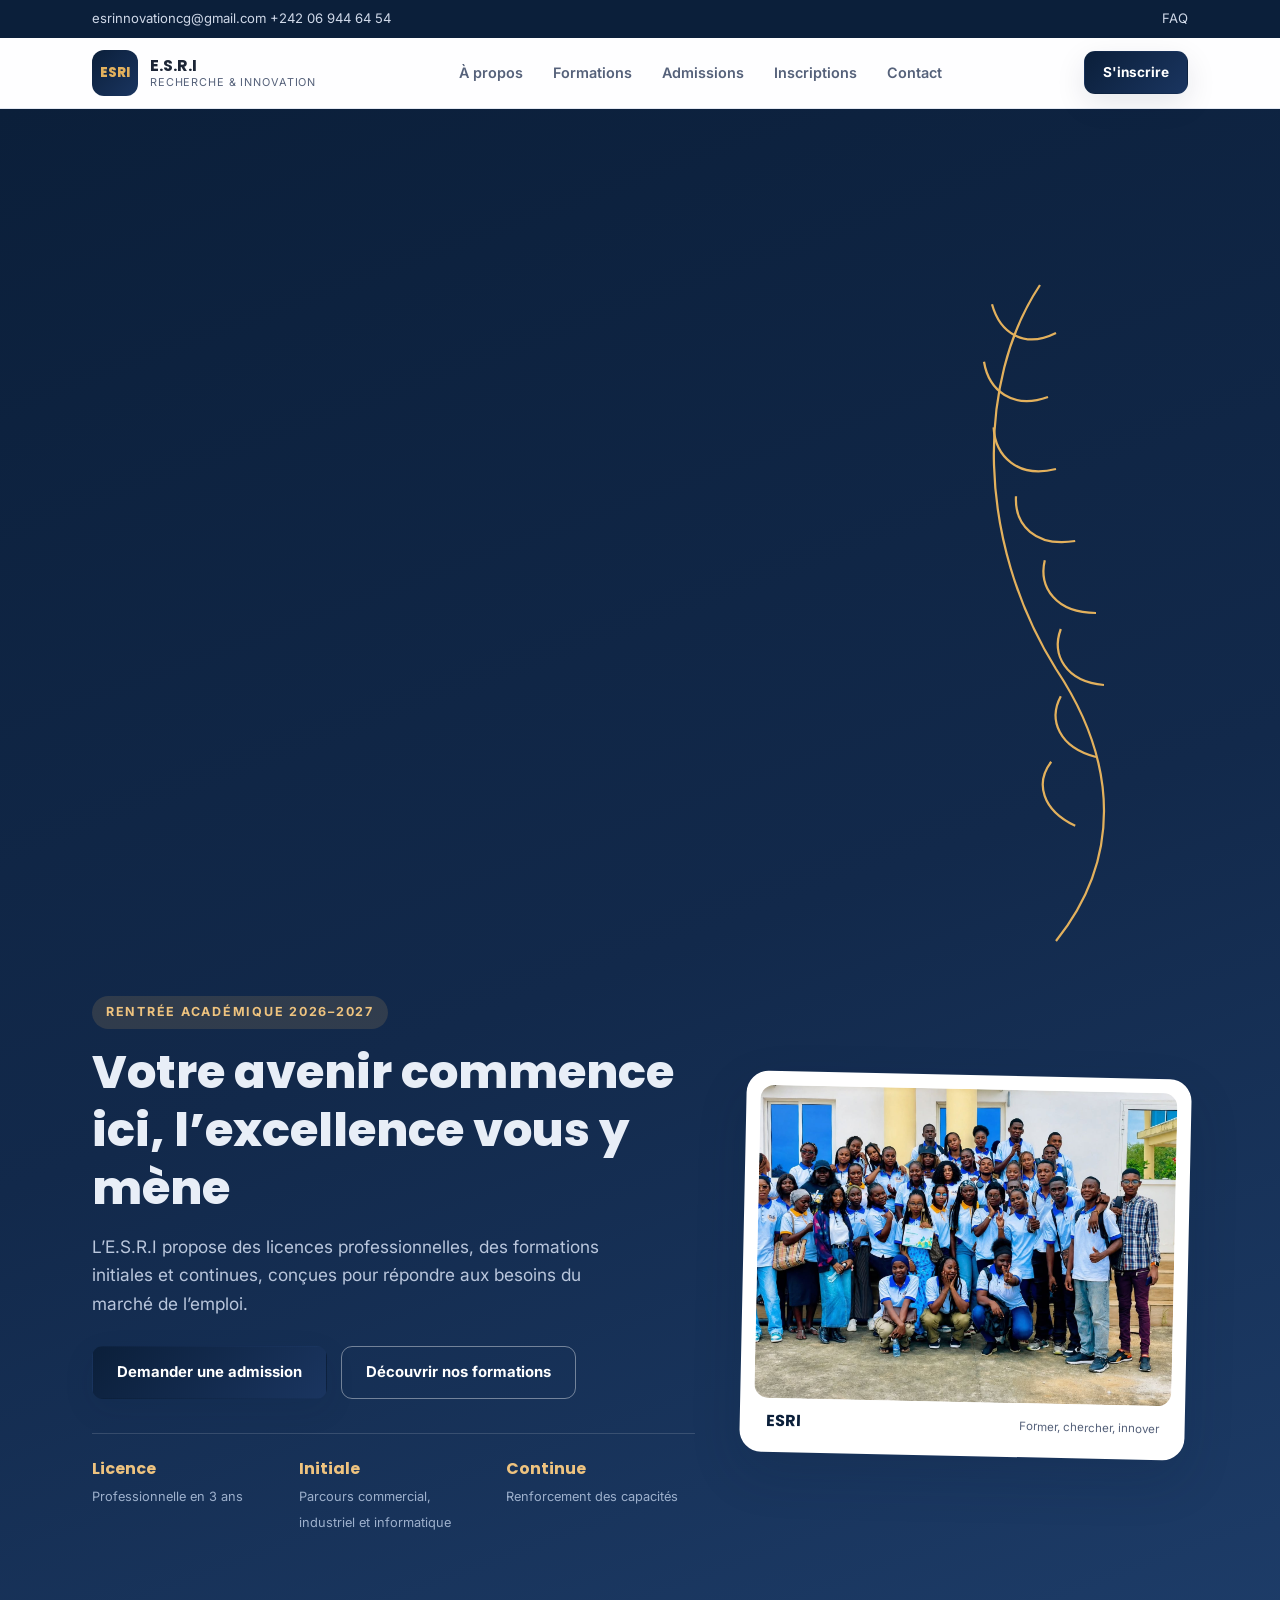
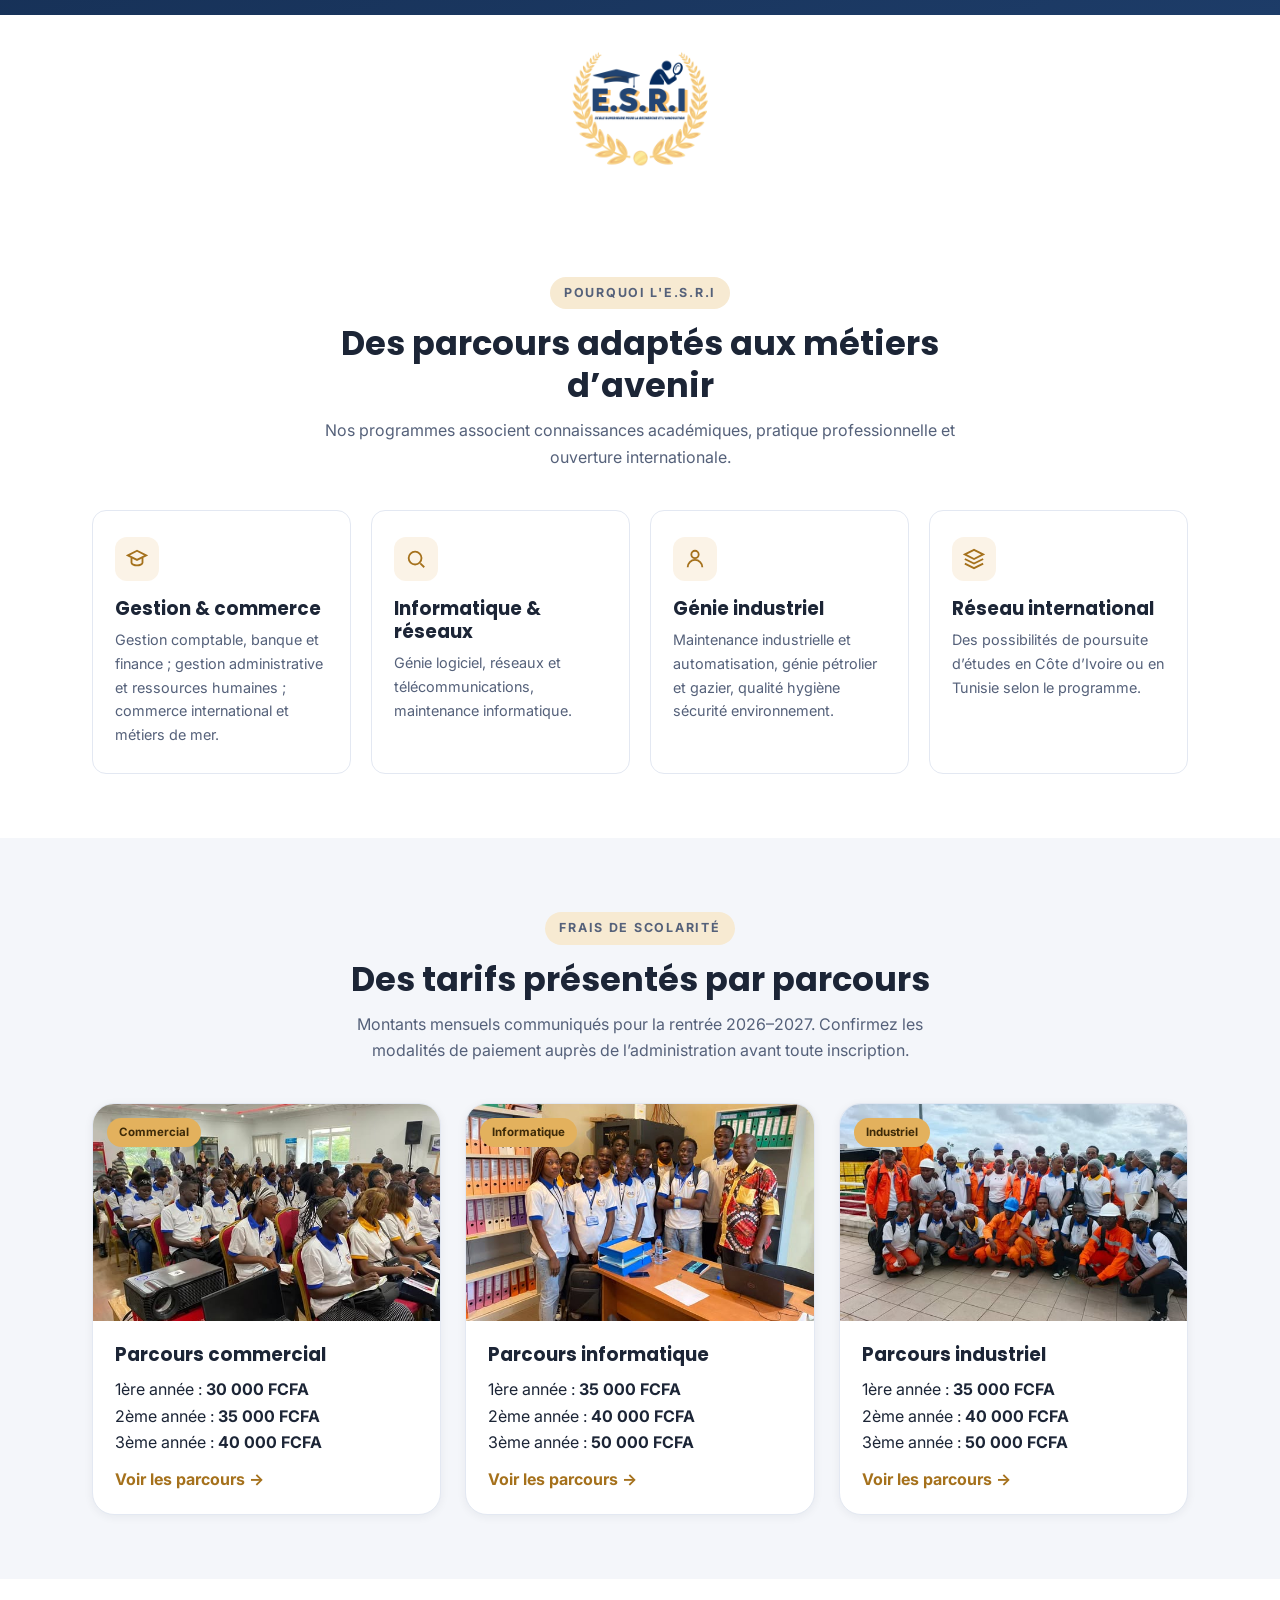
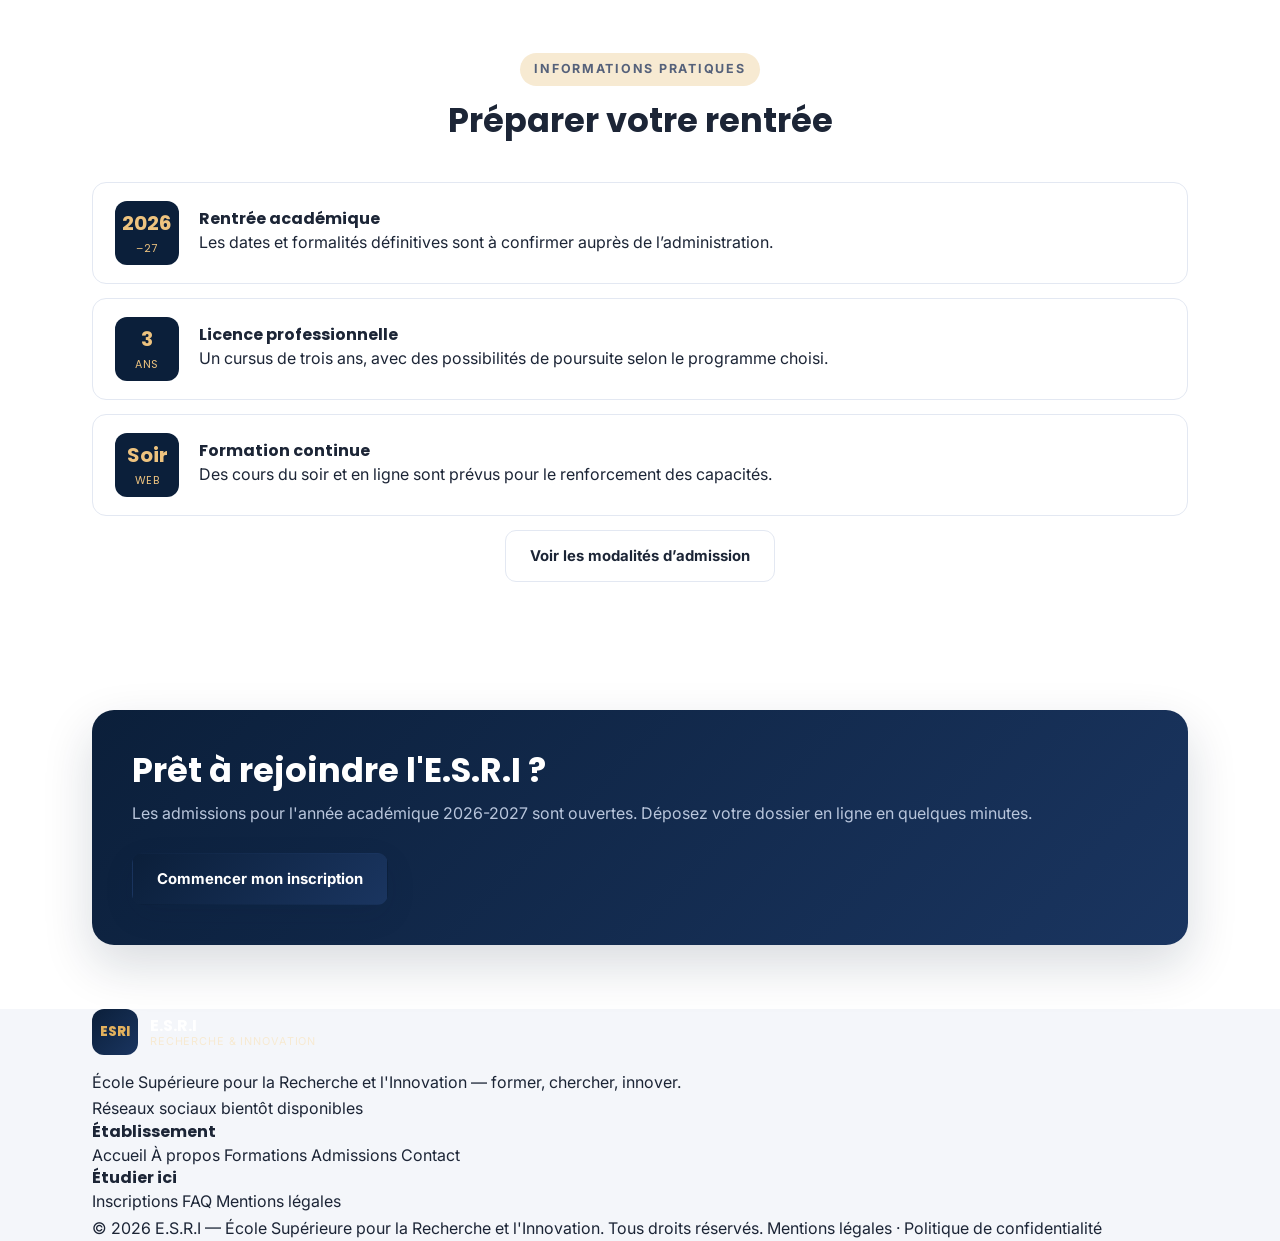
<file: index.html>
<!DOCTYPE html> <html lang="fr">

<head>
  <meta charset="UTF-8">
  <meta name="viewport" content="width=device-width, initial-scale=1.0">
  <title>E.S.R.I — École Supérieure pour la Recherche et l'Innovation</title>
  <meta name="description"
    content="E.S.R.I, l'École Supérieure pour la Recherche et l'Innovation : formations, recherche, admissions et vie étudiante.">
  <!-- Google Fonts -->
  <link rel="preconnect" href="https://fonts.googleapis.com">
  <link rel="preconnect" href="https://fonts.gstatic.com" crossorigin>
  <link
    href="https://fonts.googleapis.com/css2?family=Poppins:wght@600;700;800&family=Inter:wght@400;500;600;700;800&display=swap"
    rel="stylesheet"> <!-- CSS -->
  <link rel="stylesheet" href="css/style.css"> <noscript>
    <style>
      .reveal {
        opacity: 1;
        transform: none;
      }
    </style>
  </noscript>
</head>

<body> <a class="skip-link" href="#contenu"> Aller au contenu principal </a>
  <!-- ===================================================== TOPBAR ====================================================== -->
  <div class="topbar">
    <div class="container">
      <div class="topbar-links"> <a href="mailto:esrinnovationcg@gmail.com"> esrinnovationcg@gmail.com </a> <a
          href="tel:+242069446454"> +242 06 944 64 54 </a> </div>
      <div class="topbar-links"> <a href="pages/faq.html"> FAQ </a> </div>
    </div>
  </div>
  <!-- ===================================================== NAVIGATION ====================================================== -->
  <header class="navbar">
    <div class="nav-inner container"> <a href="index.html" class="brand"> <span class="brand-mark"> ESRI </span> <span
          class="brand-text"> <b>E.S.R.I</b> <span>Recherche &amp; Innovation</span> </span> </a>
      <nav>
        <ul class="nav-links" id="navLinks">
          <li> <a class="nav-link" href="pages/a-propos.html"> À propos </a> </li>
          <li> <a class="nav-link" href="pages/formations.html"> Formations </a> </li>
          <li> <a class="nav-link" href="pages/admissions.html"> Admissions </a> </li>
          <li> <a class="nav-link" href="pages/inscriptions.html"> Inscriptions </a> </li>
          <li> <a class="nav-link" href="pages/contact.html"> Contact </a> </li>
        </ul>
      </nav>
      <div class="nav-actions"> <a href="pages/inscriptions.html" class="btn btn-primary btn-sm"> S'inscrire </a>
        <button class="burger" type="button" aria-label="Ouvrir le menu" aria-expanded="false" aria-controls="navLinks">
          <span></span> <span></span> <span></span> </button> </div>
    </div>
  </header>
  <!-- ===================================================== CONTENU PRINCIPAL ====================================================== -->
  <main id="contenu">
    <!-- ================================================= HERO ================================================== -->
    <section class="hero"> <svg class="hero-wreath" viewBox="0 0 800 500" xmlns="http://www.w3.org/2000/svg"
        aria-hidden="true">
        <g fill="none" stroke="#E3B15D" stroke-width="1.4">
          <path d="M650 60 C 610 120, 610 220, 660 300 C 700 360, 700 420, 660 470" />
          <path d="M660 90 c -20 10 -35 0 -40 -18" />
          <path d="M655 130 c -22 8 -37 -4 -40 -22" />
          <path d="M660 175 c -24 6 -38 -8 -39 -26" />
          <path d="M672 220 c -25 4 -38 -10 -37 -28" />
          <path d="M685 265 c -25 0 -36 -16 -32 -33" />
          <path d="M690 310 c -24 -2 -33 -19 -27 -35" />
          <path d="M685 355 c -23 -6 -30 -23 -22 -38" />
          <path d="M672 398 c -21 -10 -25 -27 -15 -40" />
        </g>
      </svg>
      <div class="container hero-grid">
        <div>
          <p class="eyebrow"> Rentrée académique 2026–2027 </p>
          <h1> Votre avenir commence ici, l’excellence vous y mène </h1>
          <p class="lead"> L’E.S.R.I propose des licences professionnelles, des formations initiales et continues,
            conçues pour répondre aux besoins du marché de l’emploi. </p>
          <div class="hero-cta"> <a href="pages/inscriptions.html" class="btn btn-primary"> Demander une admission </a>
            <a href="pages/formations.html" class="btn btn-ghost-light"> Découvrir nos formations </a> </div>
          <div class="hero-stats">
            <div> <b>Licence</b> <span> Professionnelle en 3 ans </span> </div>
            <div> <b>Initiale</b> <span> Parcours commercial, industriel et informatique </span> </div>
            <div> <b>Continue</b> <span> Renforcement des capacités </span> </div>
          </div>
        </div>
        <div class="hero-visual">
          <div class="hero-card reveal"> <img class="hero-photo" src="images/baniere2.jpg"
              alt="Étudiantes et étudiants de l’E.S.R.I réunis sur le campus de Pointe-Noire">
            <div class="seal"> <b>ESRI</b> <span> Former, chercher, innover </span> </div>
          </div>
        </div>
      </div>
    </section>
    <!-- ================================================= IDENTITÉ ================================================== -->
    <section class="identity-banner bg-white" aria-label="Identité de l’E.S.R.I">
      <div class="container"> <img src="images/baniere.png"
          alt="Logo de l’E.S.R.I, École Supérieure pour la Recherche et l’Innovation"> </div>
    </section>
    <!-- ================================================= PILIERS ================================================== -->
    <section class="bg-white">
      <div class="container">
        <div class="section-head reveal">
          <p class="eyebrow"> Pourquoi l'E.S.R.I </p>
          <h2> Des parcours adaptés aux métiers d’avenir </h2>
          <p> Nos programmes associent connaissances académiques, pratique professionnelle et ouverture internationale.
          </p>
        </div>
        <div class="pillars"> <!-- Gestion -->
          <div class="pillar reveal">
            <div class="pillar-icon"> <svg width="22" height="22" viewBox="0 0 24 24" fill="none" stroke="currentColor"
                stroke-width="2">
                <path d="M12 3 2 8l10 5 10-5-10-5Z" />
                <path d="M6 10.5V16c0 1.5 3 3 6 3s6-1.5 6-3v-5.5" />
              </svg> </div>
            <h3> Gestion &amp; commerce </h3>
            <p> Gestion comptable, banque et finance ; gestion administrative et ressources humaines ; commerce
              international et métiers de mer. </p>
          </div> <!-- Informatique -->
          <div class="pillar reveal">
            <div class="pillar-icon"> <svg width="22" height="22" viewBox="0 0 24 24" fill="none" stroke="currentColor"
                stroke-width="2">
                <circle cx="11" cy="11" r="7" />
                <path d="m21 21-4.3-4.3" />
              </svg> </div>
            <h3> Informatique &amp; réseaux </h3>
            <p> Génie logiciel, réseaux et télécommunications, maintenance informatique. </p>
          </div> <!-- Industriel -->
          <div class="pillar reveal">
            <div class="pillar-icon"> <svg width="22" height="22" viewBox="0 0 24 24" fill="none" stroke="currentColor"
                stroke-width="2">
                <path d="M20 21a8 8 0 1 0-16 0" />
                <circle cx="12" cy="7" r="4" />
              </svg> </div>
            <h3> Génie industriel </h3>
            <p> Maintenance industrielle et automatisation, génie pétrolier et gazier, qualité hygiène sécurité
              environnement. </p>
          </div> <!-- International -->
          <div class="pillar reveal">
            <div class="pillar-icon"> <svg width="22" height="22" viewBox="0 0 24 24" fill="none" stroke="currentColor"
                stroke-width="2">
                <path d="M12 2 2 7l10 5 10-5-10-5Z" />
                <path d="m2 17 10 5 10-5" />
                <path d="m2 12 10 5 10-5" />
              </svg> </div>
            <h3> Réseau international </h3>
            <p> Des possibilités de poursuite d’études en Côte d’Ivoire ou en Tunisie selon le programme. </p>
          </div>
        </div>
      </div>
    </section>
    <!-- ================================================= FRAIS DE SCOLARITÉ ================================================== -->
    <section>
      <div class="container">
        <div class="section-head reveal">
          <p class="eyebrow"> Frais de scolarité </p>
          <h2> Des tarifs présentés par parcours </h2>
          <p> Montants mensuels communiqués pour la rentrée 2026–2027. Confirmez les modalités de paiement auprès de
            l’administration avant toute inscription. </p>
        </div>
        <div class="grid-3"> <!-- Commercial -->
          <article class="news-card reveal">
            <div class="news-thumb"> <img src="images/formation.jpg" alt="Étudiants de l’E.S.R.I en formation en salle">
              <span class="tag"> Commercial </span> </div>
            <div class="news-body">
              <h3> Parcours commercial </h3>
              <p> 1ère année : <b>30 000 FCFA</b> <br> 2ème année : <b>35 000 FCFA</b> <br> 3ème année : <b>40 000
                  FCFA</b> </p> <a class="news-link" href="pages/formations.html#commercial"> Voir les parcours → </a>
            </div>
          </article> <!-- Informatique -->
          <article class="news-card reveal">
            <div class="news-thumb"> <img src="images/formationgl.jpg"
                alt="Étudiants de l’E.S.R.I dans un environnement de travail et d’apprentissage"> <span class="tag">
                Informatique </span> </div>
            <div class="news-body">
              <h3> Parcours informatique </h3>
              <p> 1ère année : <b>35 000 FCFA</b> <br> 2ème année : <b>40 000 FCFA</b> <br> 3ème année : <b>50 000
                  FCFA</b> </p> <a class="news-link" href="pages/formations.html#informatique"> Voir les parcours → </a>
            </div>
          </article> <!-- Industriel -->
          <article class="news-card reveal">
            <div class="news-thumb"> <img src="images/formationidustrielle.jpg"
                alt="Étudiants de l’E.S.R.I en visite de formation industrielle"> <span class="tag"> Industriel </span>
            </div>
            <div class="news-body">
              <h3> Parcours industriel </h3>
              <p> 1ère année : <b>35 000 FCFA</b> <br> 2ème année : <b>40 000 FCFA</b> <br> 3ème année : <b>50 000
                  FCFA</b> </p> <a class="news-link" href="pages/formations.html#industriel"> Voir les parcours → </a>
            </div>
          </article>
        </div>
      </div>
    </section>
    <!-- ================================================= INFORMATIONS PRATIQUES ================================================== -->
    <section class="bg-white">
      <div class="container">
        <div class="section-head reveal">
          <p class="eyebrow"> Informations pratiques </p>
          <h2> Préparer votre rentrée </h2>
        </div>
        <div class="reveal">
          <div class="event-row">
            <div class="event-date-badge"> <b>2026</b> <span>–27</span> </div>
            <div>
              <h4> Rentrée académique </h4>
              <p> Les dates et formalités définitives sont à confirmer auprès de l’administration. </p>
            </div>
          </div>
          <div class="event-row">
            <div class="event-date-badge"> <b>3</b> <span>ans</span> </div>
            <div>
              <h4> Licence professionnelle </h4>
              <p> Un cursus de trois ans, avec des possibilités de poursuite selon le programme choisi. </p>
            </div>
          </div>
          <div class="event-row">
            <div class="event-date-badge"> <b>Soir</b> <span>Web</span> </div>
            <div>
              <h4> Formation continue </h4>
              <p> Des cours du soir et en ligne sont prévus pour le renforcement des capacités. </p>
            </div>
          </div>
        </div>
        <div style="text-align:center;margin-top:8px;"> <a href="pages/admissions.html" class="btn btn-outline"> Voir
            les modalités d’admission </a> </div>
      </div>
    </section>
    <!-- ================================================= CTA FINAL ================================================== -->
    <section class="bg-white">
      <div class="container">
        <div class="cta-block reveal">
          <div>
            <h2> Prêt à rejoindre l'E.S.R.I ? </h2>
            <p> Les admissions pour l'année académique 2026-2027 sont ouvertes. Déposez votre dossier en ligne en
              quelques minutes. </p>
          </div> <a href="pages/inscriptions.html" class="btn btn-primary"> Commencer mon inscription </a>
        </div>
      </div>
    </section>
  </main>
  <!-- ===================================================== FOOTER ====================================================== -->
  <footer>
    <div class="container">
      <div class="footer-grid"> <!-- Marque -->
        <div class="footer-brand"> <a href="index.html" class="brand"
            style="color:var(--white);margin-bottom:14px;display:flex;"> <span class="brand-mark"> ESRI </span> <span
              class="brand-text"> <b style="color:#fff;"> E.S.R.I </b> <span style="color:var(--gold-100);"> Recherche
                &amp; Innovation </span> </span> </a>
          <p> École Supérieure pour la Recherche et l'Innovation — former, chercher, innover. </p>
          <div class="social" aria-label="Réseaux sociaux"> <span class="social-note"> Réseaux sociaux bientôt
              disponibles </span> </div>
        </div> <!-- Établissement -->
        <div class="footer-col">
          <h4> Établissement </h4> <a href="index.html"> Accueil </a> <a href="pages/a-propos.html"> À propos </a> <a
            href="pages/formations.html"> Formations </a> <a href="pages/admissions.html"> Admissions </a> <a
            href="pages/contact.html"> Contact </a>
        </div> <!-- Étudier ici -->
        <div class="footer-col">
          <h4> Étudier ici </h4> <a href="pages/inscriptions.html"> Inscriptions </a> <a href="pages/faq.html"> FAQ </a>
          <a href="pages/mentions-legales.html"> Mentions légales </a>
        </div>
      </div> <!-- Footer bottom -->
      <div class="footer-bottom"> <span> © 2026 E.S.R.I — École Supérieure pour la Recherche et l'Innovation. Tous
          droits réservés. </span> <span> <a href="pages/mentions-legales.html"> Mentions légales </a> · <a
            href="pages/confidentialite.html"> Politique de confidentialité </a> </span> </div>
    </div>
  </footer> <!-- JavaScript -->
  <script src="js/main.js"></script>
  <script src="js/navigation.js"></script>
</body>

</html>
</file>
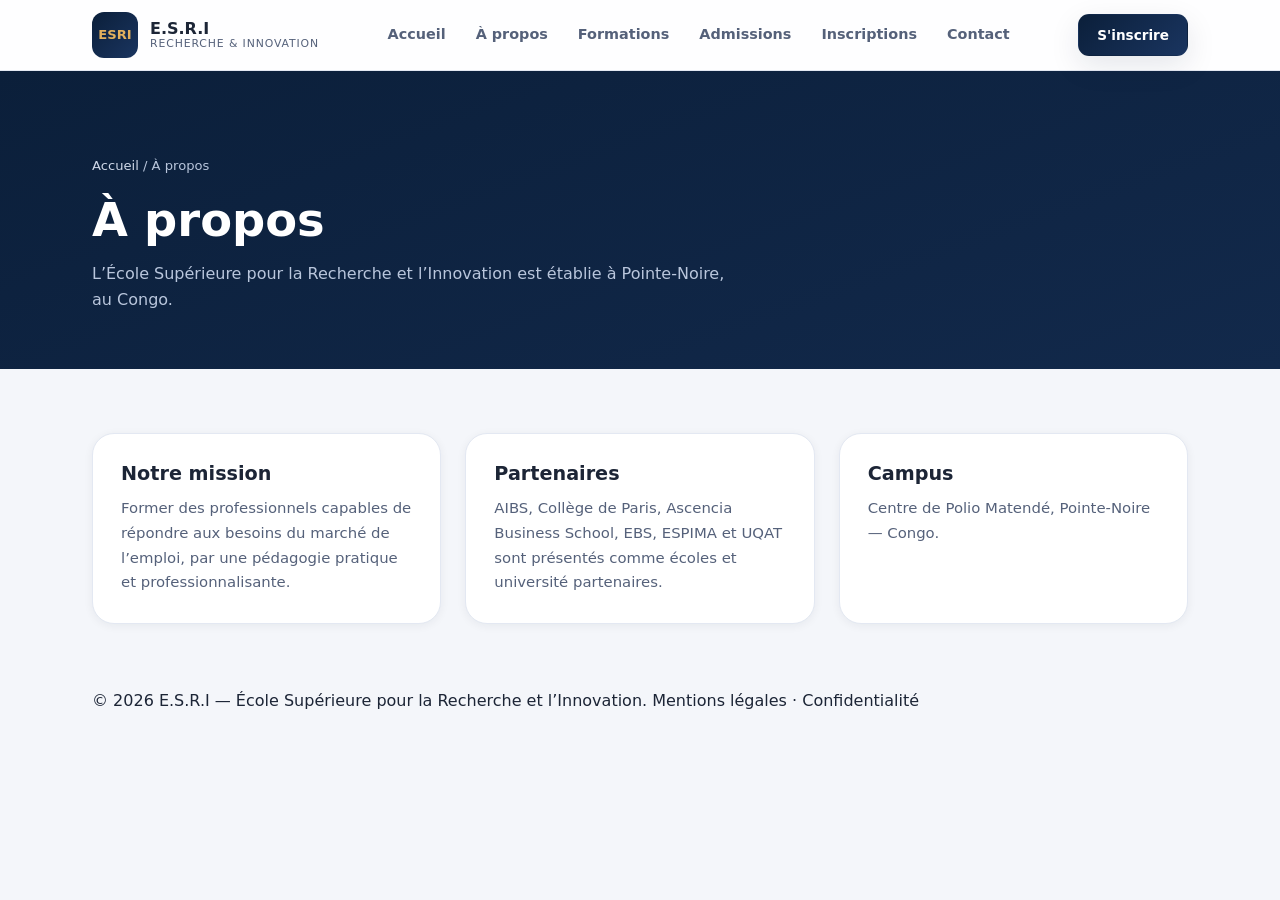
<file: pages/a-propos.html>
<!doctype html>
<html lang="fr">

<head>
    <meta charset="utf-8">
    <meta name="viewport" content="width=device-width,initial-scale=1">
    <link rel="stylesheet" href="../css/style.css">
</head>

<body data-page="a-propos">
    <div id="app"></div>
    <script src="../js/pages.js"></script>
    <script src="../js/navigation.js"></script>
</body>

</html>
</file>
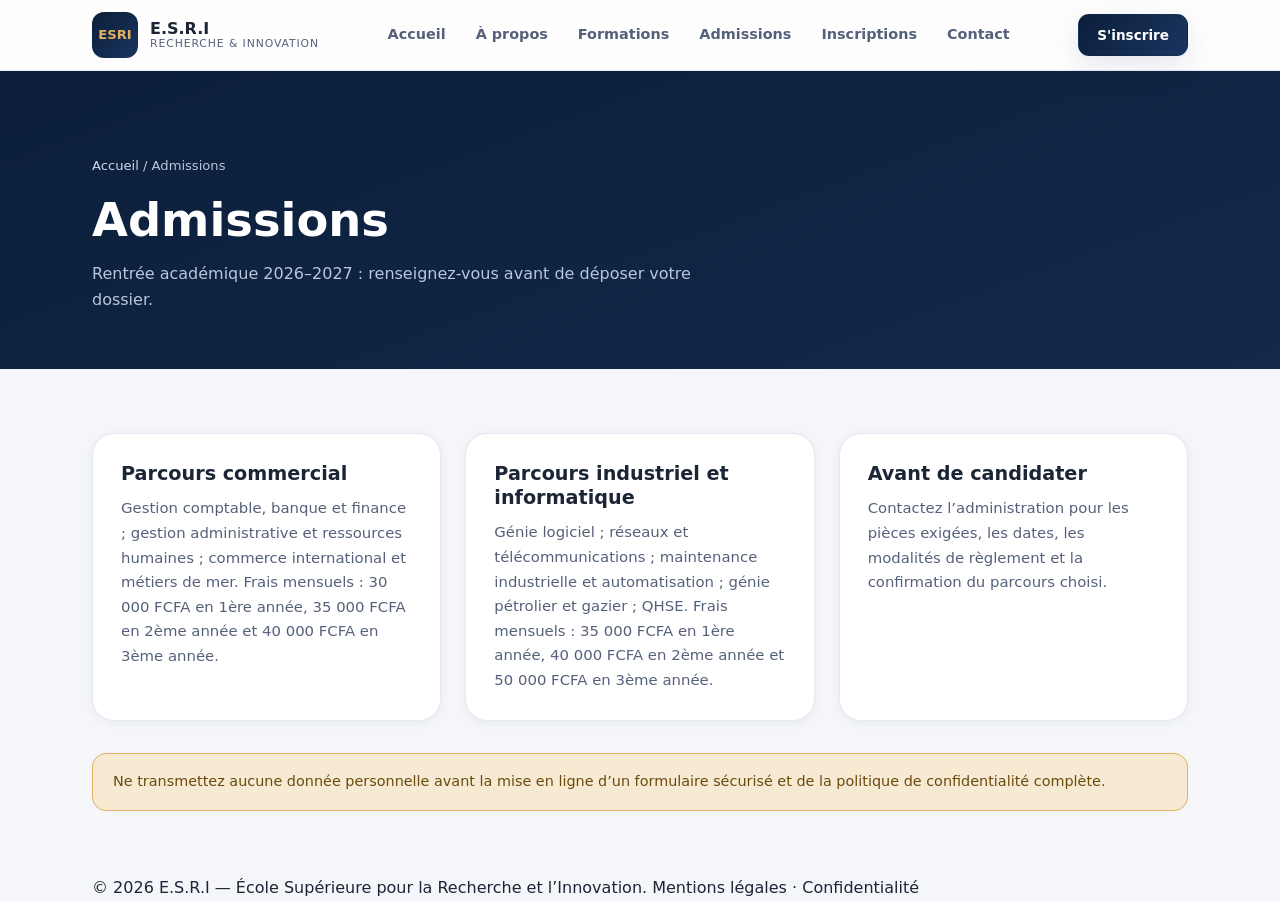
<file: pages/admissions.html>
<!doctype html>
<html lang="fr">

<head>
    <meta charset="utf-8">
    <meta name="viewport" content="width=device-width,initial-scale=1">
    <link rel="stylesheet" href="../css/style.css">
</head>

<body data-page="admissions">
    <div id="app"></div>
    <script src="../js/pages.js"></script>
    <script src="../js/navigation.js"></script>
</body>

</html>
</file>
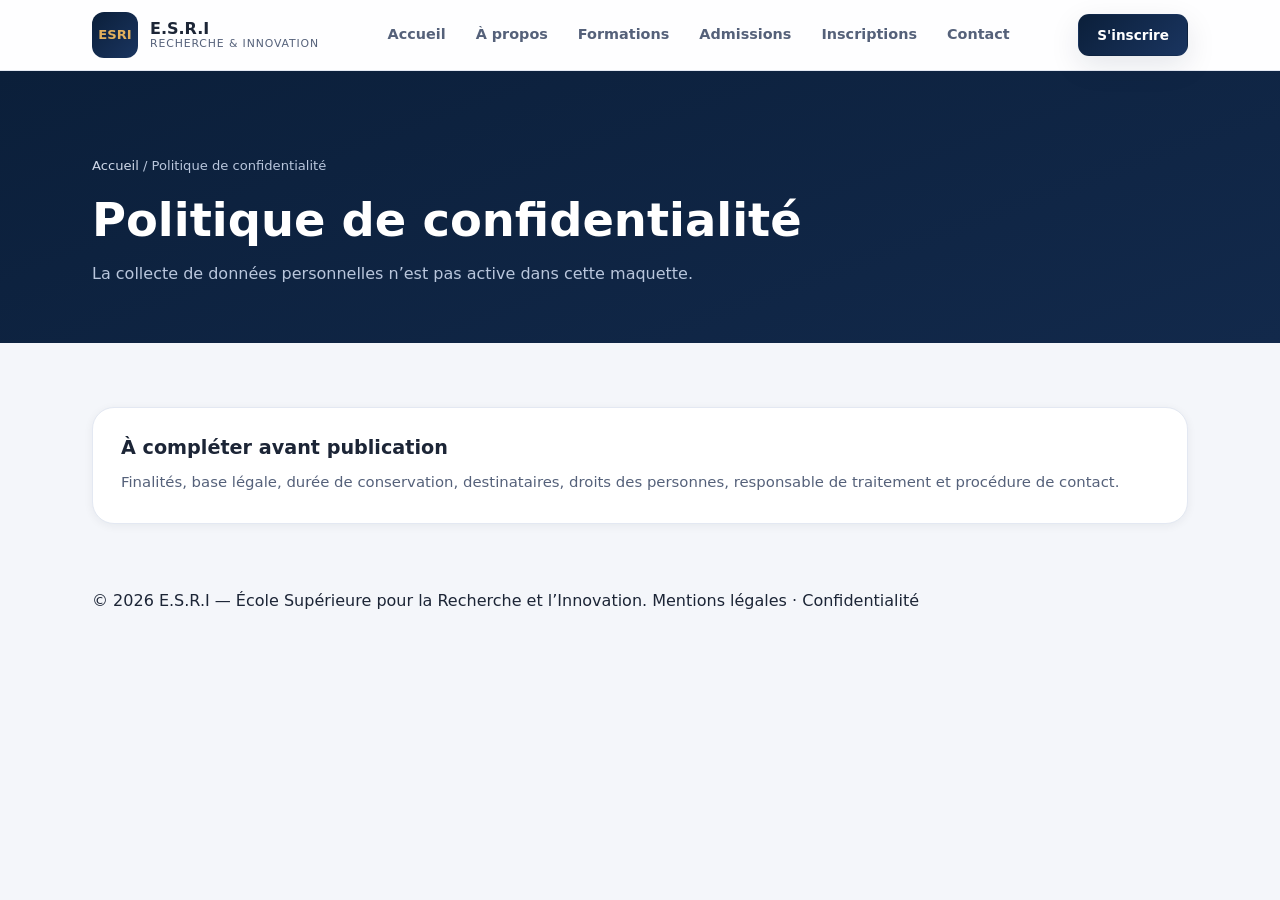
<file: pages/confidentialite.html>
<!doctype html>
<html lang="fr">

<head>
    <meta charset="utf-8">
    <meta name="viewport" content="width=device-width,initial-scale=1">
    <link rel="stylesheet" href="../css/style.css">
</head>

<body data-page="confidentialite">
    <div id="app"></div>
    <script src="../js/pages.js"></script>
    <script src="../js/navigation.js"></script>
</body>

</html>
</file>
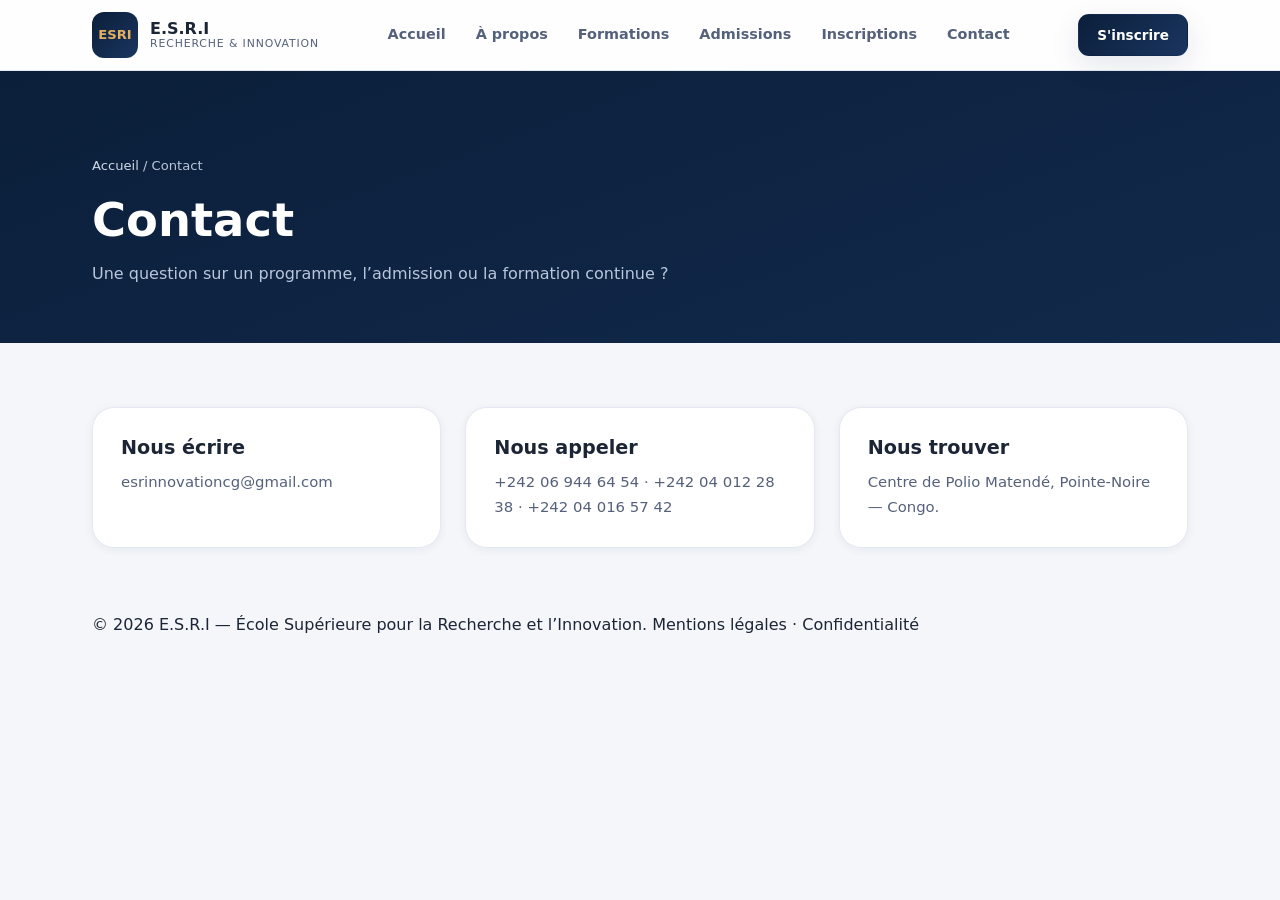
<file: pages/contact.html>
<!doctype html>
<html lang="fr">

<head>
    <meta charset="utf-8">
    <meta name="viewport" content="width=device-width,initial-scale=1">
    <link rel="stylesheet" href="../css/style.css">
</head>

<body data-page="contact">
    <div id="app"></div>
    <script src="../js/pages.js"></script>
    <script src="../js/navigation.js"></script>
</body>

</html>
</file>
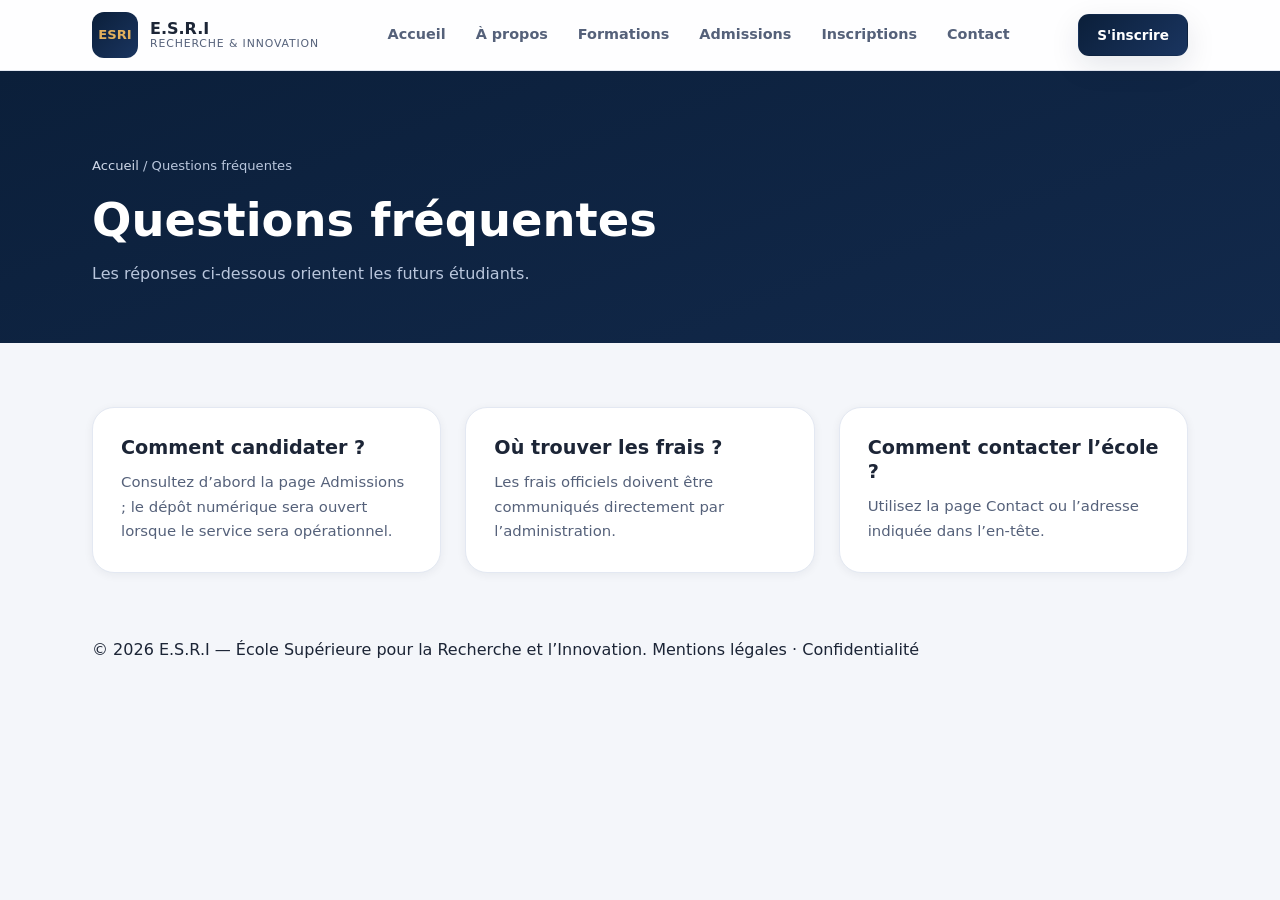
<file: pages/faq.html>
<!doctype html>
<html lang="fr">

<head>
    <meta charset="utf-8">
    <meta name="viewport" content="width=device-width,initial-scale=1">
    <link rel="stylesheet" href="../css/style.css">
</head>

<body data-page="faq">
    <div id="app"></div>
    <script src="../js/pages.js"></script>
    <script src="../js/navigation.js"></script>
</body>

</html>
</file>
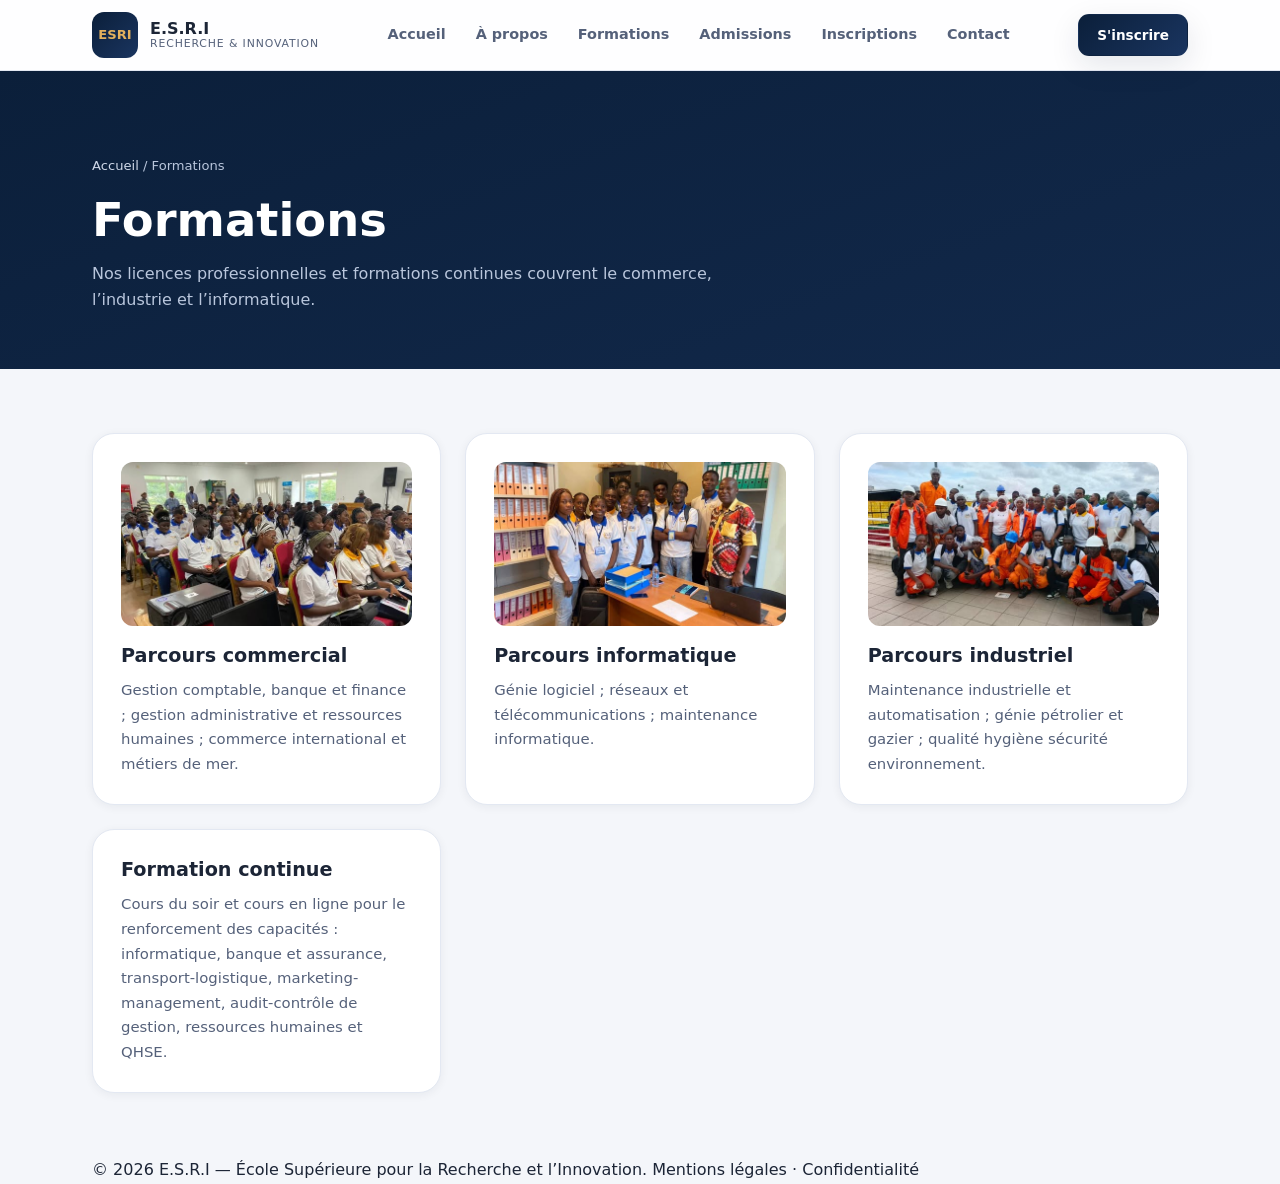
<file: pages/formations.html>
<!doctype html>
<html lang="fr">

<head>
    <meta charset="utf-8">
    <meta name="viewport" content="width=device-width,initial-scale=1">
    <link rel="stylesheet" href="../css/style.css">
</head>

<body data-page="formations">
    <div id="app"></div>
    <script src="../js/pages.js"></script>
    <script src="../js/navigation.js"></script>
</body>

</html>
</file>
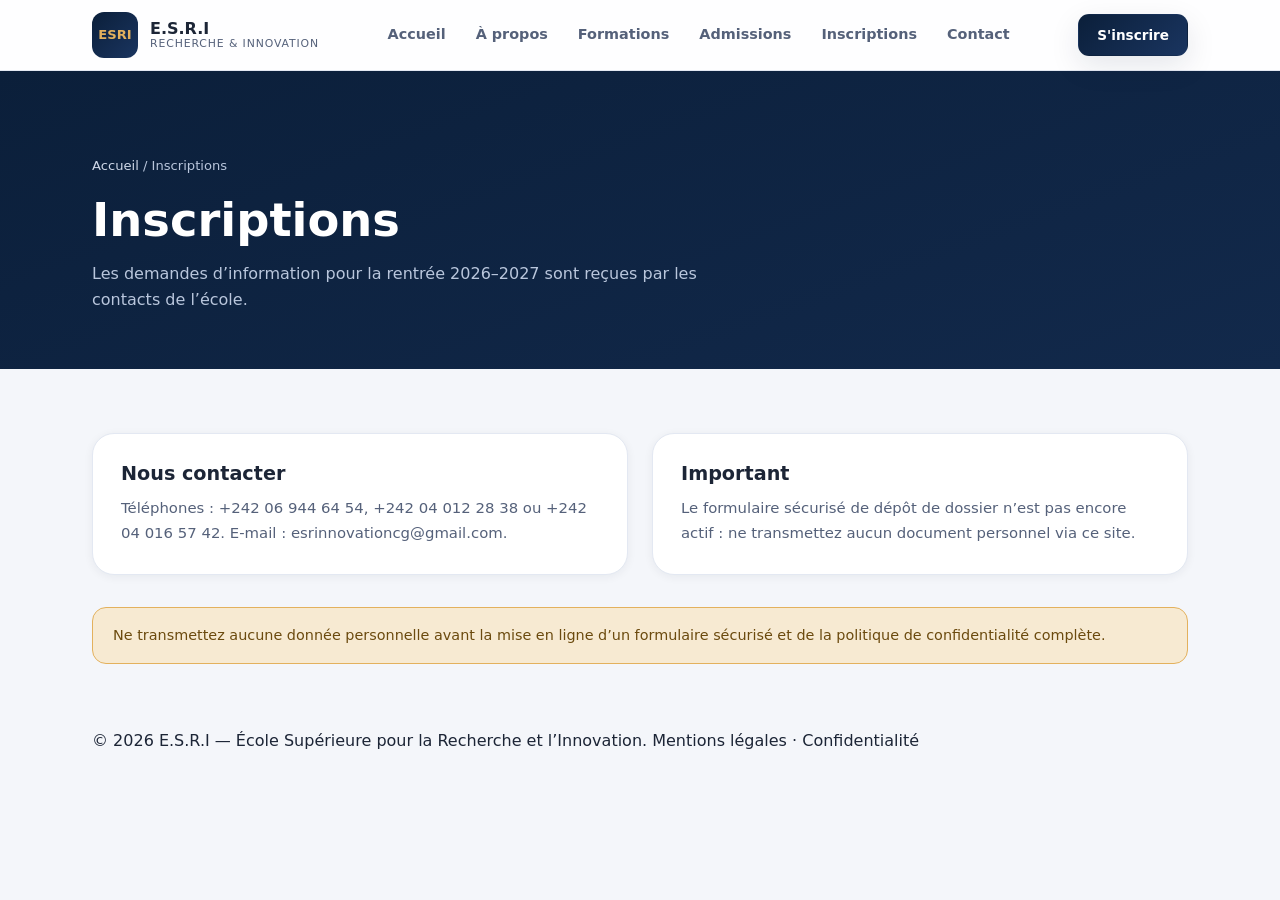
<file: pages/inscriptions.html>
<!doctype html>
<html lang="fr">

<head>
    <meta charset="utf-8">
    <meta name="viewport" content="width=device-width,initial-scale=1">
    <link rel="stylesheet" href="../css/style.css">
</head>

<body data-page="inscriptions">
    <div id="app"></div>
    <script src="../js/pages.js"></script>
    <script src="../js/navigation.js"></script>
</body>

</html>
</file>
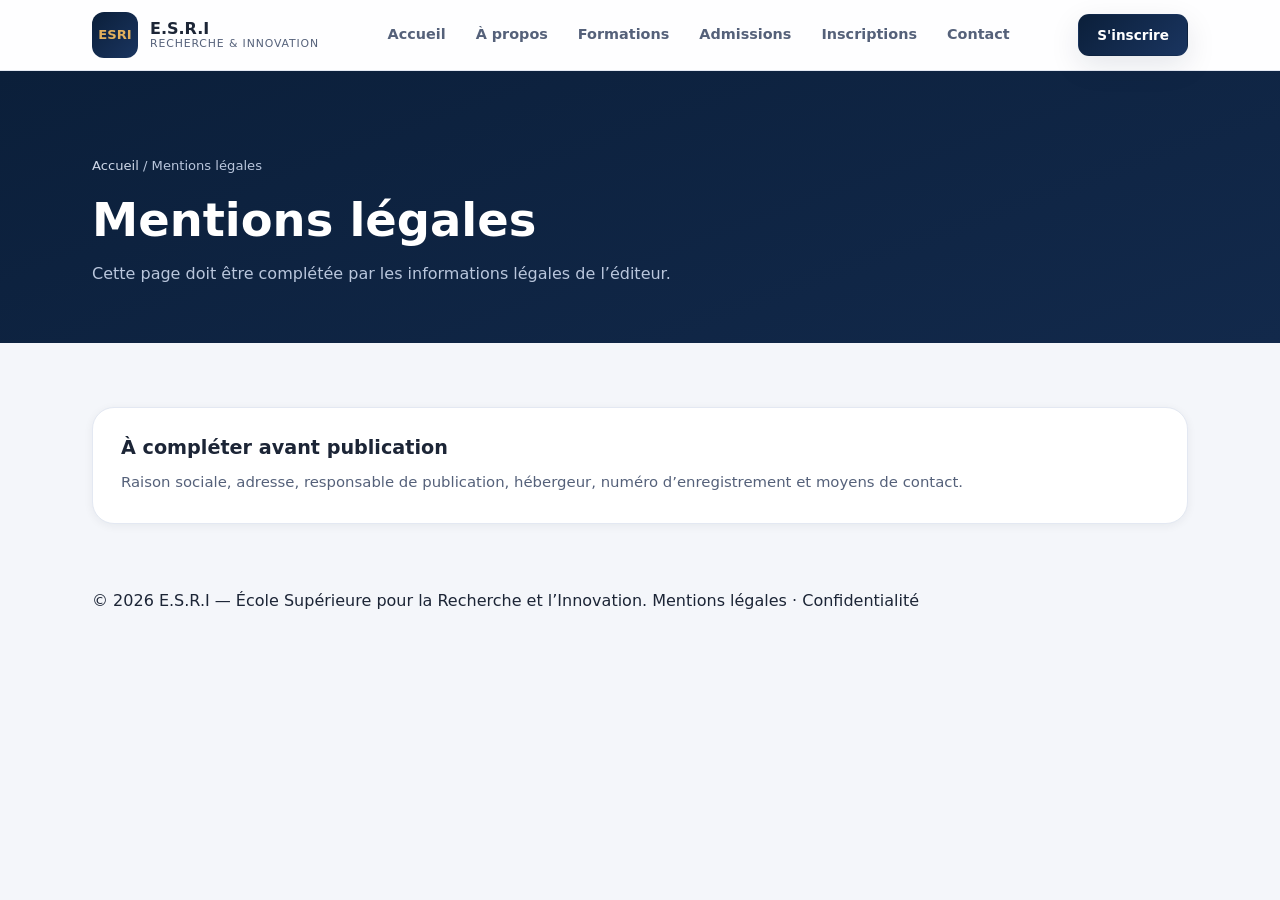
<file: pages/mentions-legales.html>
<!doctype html>
<html lang="fr">

<head>
    <meta charset="utf-8">
    <meta name="viewport" content="width=device-width,initial-scale=1">
    <link rel="stylesheet" href="../css/style.css">
</head>

<body data-page="mentions-legales">
    <div id="app"></div>
    <script src="../js/pages.js"></script>
    <script src="../js/navigation.js"></script>
</body>

</html>
</file>
<file: css/style.css>
/* E.S.R.I - Design system v2 (2026) */
:root{--navy-900:#0b1f3a;--navy-800:#12294b;--navy-700:#1a3560;--gold-500:#e3b15d;--gold-400:#eec37f;--gold-100:#f7ead2;--white:#fff;--bg:#f4f6fa;--bg-white:#fff;--text:#1c2536;--text-soft:#55617a;--border:#e3e8f2;--radius:14px;--radius-lg:22px;--shadow-sm:0 2px 10px rgba(11,31,58,.06);--shadow-md:0 10px 30px rgba(11,31,58,.1);--shadow-lg:0 20px 50px rgba(11,31,58,.16);--font-head:"Poppins",system-ui,sans-serif;--font-body:"Inter",system-ui,sans-serif;--container:1140px}
[data-theme="dark"]{--bg:#0d1420;--bg-white:#141d2e;--text:#e8edf5;--text-soft:#9aa7bd;--border:#26324a;--navy-900:#0a1626;--navy-800:#101f38;--shadow-sm:0 2px 10px rgba(0,0,0,.4);--shadow-md:0 10px 30px rgba(0,0,0,.5);--shadow-lg:0 20px 50px rgba(0,0,0,.6)}
*{margin:0;padding:0;box-sizing:border-box}
html{scroll-behavior:smooth}
body{font-family:var(--font-body);background:var(--bg);color:var(--text);line-height:1.65;-webkit-font-smoothing:antialiased}
img{max-width:100%;display:block}
a{color:inherit;text-decoration:none}
.container{max-width:var(--container);margin:0 auto;padding:0 22px}
h1,h2,h3,h4{font-family:var(--font-head);line-height:1.25;color:var(--text)}
h1{font-size:clamp(1.9rem,4vw,2.9rem);font-weight:800}
h2{font-size:clamp(1.5rem,3vw,2.1rem);font-weight:700}
h3{font-size:1.15rem;font-weight:700}
.eyebrow{display:inline-block;font-size:.78rem;font-weight:700;letter-spacing:.14em;text-transform:uppercase;color:#a5711c;background:var(--gold-100);padding:6px 14px;border-radius:999px;margin-bottom:14px}
.skip-link{position:absolute;left:-9999px;top:0;background:var(--navy-900);color:var(--white);padding:10px 18px;border-radius:0 0 10px 0;z-index:200}
.skip-link:focus{left:0}
:focus-visible{outline:3px solid var(--gold-500);outline-offset:2px}
.topbar{background:var(--navy-900);color:#cfd8e8;font-size:.82rem}
[data-theme="dark"] .topbar{background:#070e18}
.topbar .container{display:flex;justify-content:space-between;gap:14px;padding:8px 22px;flex-wrap:wrap}
.topbar a:hover{color:var(--gold-400)}
.navbar{position:sticky;top:0;z-index:100;background:rgba(255,255,255,.88);backdrop-filter:blur(10px);border-bottom:1px solid var(--border)}
[data-theme="dark"] .navbar{background:rgba(13,20,32,.88)}
.nav-inner{display:flex;align-items:center;justify-content:space-between;gap:18px;padding:12px 22px}
.brand{display:flex;align-items:center;gap:12px}
.brand-mark{display:grid;place-items:center;width:46px;height:46px;border-radius:12px;background:linear-gradient(135deg,var(--navy-900),var(--navy-700));color:var(--gold-500);font-family:var(--font-head);font-weight:800;font-size:.82rem}
.brand-text{display:flex;flex-direction:column;line-height:1.15}
.brand-text b{font-family:var(--font-head);font-size:1rem}
.brand-text span{font-size:.68rem;color:var(--text-soft);letter-spacing:.08em;text-transform:uppercase}
.nav-links{display:flex;gap:4px;list-style:none}
.nav-link{display:block;padding:9px 13px;border-radius:9px;font-size:.9rem;font-weight:600;color:var(--text-soft);transition:.2s}
.nav-link:hover,.nav-link.active{color:var(--navy-900);background:var(--bg)}
[data-theme="dark"] .nav-link:hover,.nav-link.active{color:var(--gold-400)}
.nav-actions{display:flex;align-items:center;gap:10px}
.icon-btn{display:grid;place-items:center;width:40px;height:40px;border:1px solid var(--border);border-radius:10px;background:transparent;color:var(--text-soft);cursor:pointer;transition:.2s}
.icon-btn:hover{background:var(--bg);color:var(--navy-900)}
.burger{display:none;flex-direction:column;gap:5px}
.burger span{width:22px;height:2.5px;background:var(--text);border-radius:3px}
@media(max-width:920px){.burger{display:flex}.nav-links{position:fixed;inset:0 0 0 auto;width:min(320px,82vw);flex-direction:column;gap:2px;padding:90px 22px 30px;background:var(--bg-white);box-shadow:var(--shadow-lg);transform:translateX(100%);transition:transform .3s}.nav-links.open{transform:translateX(0)}.nav-link{font-size:1.05rem}}
.btn{display:inline-flex;align-items:center;justify-content:center;gap:8px;padding:13px 24px;border-radius:11px;border:1px solid transparent;font-family:var(--font-body);font-weight:700;font-size:.93rem;cursor:pointer;transition:.15s}
.btn:active{transform:scale(.97)}
.btn-primary{background:linear-gradient(135deg,var(--navy-900),var(--navy-700));color:var(--white);box-shadow:var(--shadow-md)}
.btn-primary:hover{box-shadow:var(--shadow-lg)}
.btn-gold{background:linear-gradient(135deg,var(--gold-500),var(--gold-400));color:#3d2a08;box-shadow:var(--shadow-md)}
.btn-gold:hover{box-shadow:var(--shadow-lg)}
.btn-outline{border-color:var(--border);color:var(--text);background:transparent}
.btn-outline:hover{background:var(--bg)}
.btn-ghost-light{border-color:rgba(255,255,255,.4);color:var(--white)}
.btn-ghost-light:hover{background:rgba(255,255,255,.12)}
.btn-sm{padding:9px 18px;font-size:.85rem}
.btn-lg{padding:16px 32px;font-size:1rem}
.btn-block{width:100%}
section{padding:64px 0}
.bg-white{background:var(--bg-white)}
.section-head{max-width:640px;margin:0 auto 40px;text-align:center}
.section-head p{color:var(--text-soft);margin-top:10px}
.grid-2{display:grid;grid-template-columns:repeat(2,1fr);gap:24px}
.grid-3{display:grid;grid-template-columns:repeat(3,1fr);gap:24px}
.grid-4{display:grid;grid-template-columns:repeat(4,1fr);gap:20px}
@media(max-width:920px){.grid-3,.grid-4{grid-template-columns:repeat(2,1fr)}}
@media(max-width:560px){.grid-2,.grid-3,.grid-4{grid-template-columns:1fr}section{padding:48px 0}}
.card{background:var(--bg-white);border:1px solid var(--border);border-radius:var(--radius-lg);padding:28px;box-shadow:var(--shadow-sm);transition:transform .2s,box-shadow .2s}
.card:hover{transform:translateY(-4px);box-shadow:var(--shadow-md)}
.hero{background:linear-gradient(160deg,var(--navy-900) 0%,var(--navy-800) 55%,#1d3c68 100%);color:#e8eef7;padding:80px 0;position:relative;overflow:hidden}
.hero .eyebrow{background:rgba(227,177,93,.15);color:var(--gold-400)}
.hero h1,.hero p{color:#e8eef7}
.hero .lead{font-size:1.08rem;max-width:520px;margin-top:16px;color:#b9c6dc}
.hero-grid{display:grid;grid-template-columns:1.15fr .85fr;gap:48px;align-items:center;position:relative;z-index:1}
@media(max-width:920px){.hero-grid{grid-template-columns:1fr}}
.hero-cta{display:flex;gap:14px;flex-wrap:wrap;margin-top:28px}
.hero-stats{display:grid;grid-template-columns:repeat(3,1fr);gap:18px;margin-top:34px;border-top:1px solid rgba(255,255,255,.14);padding-top:22px}
.hero-stats b{display:block;font-family:var(--font-head);color:var(--gold-400)}
.hero-stats span{font-size:.8rem;color:#9db0cc}
.hero-card{background:#fff;border-radius:var(--radius-lg);padding:14px;box-shadow:var(--shadow-lg);transform:rotate(1.2deg)}
.hero-photo{border-radius:14px;aspect-ratio:4/3;object-fit:cover;width:100%}
.seal{display:flex;align-items:center;justify-content:space-between;padding:10px 12px 4px}
.seal b{font-family:var(--font-head);color:var(--navy-900)}
.seal span{font-size:.72rem;color:var(--text-soft)}
.identity-banner{padding:34px 0}
.identity-banner img{margin:0 auto;max-height:120px;width:auto}
.pillars{display:grid;grid-template-columns:repeat(4,1fr);gap:20px}
@media(max-width:920px){.pillars{grid-template-columns:repeat(2,1fr)}}
@media(max-width:560px){.pillars{grid-template-columns:1fr}}
.pillar{background:var(--bg-white);border:1px solid var(--border);border-radius:var(--radius);padding:26px 22px;transition:transform .2s,box-shadow .2s}
.pillar:hover{transform:translateY(-4px);box-shadow:var(--shadow-md)}
.pillar-icon{display:grid;place-items:center;width:44px;height:44px;border-radius:12px;background:rgba(227,177,93,.15);color:#a5711c;margin-bottom:16px}
.pillar h3{margin-bottom:8px}
.pillar p{font-size:.9rem;color:var(--text-soft)}
.news-card{background:var(--bg-white);border:1px solid var(--border);border-radius:var(--radius-lg);overflow:hidden;box-shadow:var(--shadow-sm);transition:transform .2s,box-shadow .2s;display:flex;flex-direction:column}
.news-card:hover{transform:translateY(-4px);box-shadow:var(--shadow-md)}
.news-thumb{position:relative}
.news-thumb img{aspect-ratio:16/10;object-fit:cover;width:100%}
.tag{position:absolute;left:14px;top:14px;background:var(--gold-500);color:#3d2a08;font-size:.72rem;font-weight:700;padding:5px 12px;border-radius:999px}
.news-body{padding:22px;display:flex;flex-direction:column;gap:10px;flex:1}
.news-link{font-weight:700;color:#a5711c;margin-top:auto}
.news-link:hover{text-decoration:underline}
.event-row{display:flex;gap:20px;align-items:center;background:var(--bg-white);border:1px solid var(--border);border-radius:var(--radius);padding:18px 22px;margin-bottom:14px}
.event-date-badge{display:flex;align-items:center;justify-content:center;flex-direction:column;min-width:64px;height:64px;border-radius:12px;background:var(--navy-900);color:var(--gold-400);font-family:var(--font-head)}
.event-date-badge b{font-size:1.25rem}
.event-date-badge span{font-size:.68rem;letter-spacing:.06em;text-transform:uppercase}
.cta-block{display:flex;align-items:center;justify-content:space-between;gap:26px;background:linear-gradient(135deg,var(--navy-900),var(--navy-700));color:var(--white);border-radius:var(--radius-lg);padding:40px;box-shadow:var(--shadow-lg);flex-wrap:wrap}
.cta-block h2,.cta-block p{color:var(--white)}
.cta-block p{color:#b9c6dc;margin-top:8px}
.page-banner{background:linear-gradient(160deg,var(--navy-900),var(--navy-800));color:#e8eef7;padding:72px 0 56px}
.page-banner h1{color:var(--white)}
.page-banner p{color:#b9c6dc;margin-top:12px;max-width:640px}
.breadcrumb{font-size:.82rem;color:var(--gold-400);margin-bottom:14px}
.breadcrumb a{color:#cfd8e8}
.breadcrumb a:hover{text-decoration:underline}
.content-grid{display:grid;grid-template-columns:repeat(auto-fit,minmax(300px,1fr));gap:24px}
.content-card{background:var(--bg-white);border:1px solid var(--border);border-radius:var(--radius-lg);padding:28px;box-shadow:var(--shadow-sm)}
.content-card h2{font-size:1.2rem;margin-bottom:10px}
.content-card p{color:var(--text-soft);font-size:.93rem}
.formation-image{border-radius:12px;aspect-ratio:16/9;object-fit:cover;width:100%;margin-bottom:18px}
.notice{background:var(--gold-100);border:1px solid var(--gold-500);color:#6b4a0e;border-radius:var(--radius);padding:16px 20px;font-size:.9rem}
[data-theme="dark"] .notice{background:rgba(227,177,93,.12);color:var(--gold-400)}
.notice--error{background:#fdeaea;border-color:#d05050;color:#8a1f1f}
.notice--ok{background:#e6f6ea;border-color:#3aa65a;color:#1c5c33}
form{display:grid;gap:18px}
label{font-weight:600;font-size:.88rem;display:block;margin-bottom:6px}
label .req{color:#c0392b}
input,select,textarea{width:100%;padding:12px 15px;border:1.5px solid var(--border);border-radius:10px;background:var(--bg);color:var(--text);font-family:var(--font-body);font-size:.93rem;transition:border-color .2s}
input:focus,select:focus,textarea:focus{border-color:var(--gold-500);outline:none}
input.invalid,select.invalid,textarea.invalid{border-color:#d05050;background:#fdf4f4}
.field-error{color:#c0392b;font-size:.8rem;margin-top:5px;display:none}
.field-error.show{display:block}
.form-grid-2{display:grid;grid-template-columns:1fr 1fr;gap:18px}
@media(max-width:560px){.form-grid-2{grid-template-columns:1fr}}
.radio-tiles{display:grid;grid-template-columns:repeat(3,1fr);gap:12px}
@media(max-width:560px){.radio-tiles{grid-template-columns:1fr}}
.radio-tile{border:1.5px solid var(--border);border-radius:12px;padding:14px;cursor:pointer;text-align:center;background:var(--bg);transition:.2s;display:block}
.radio-tile input{width:auto}
.radio-tile:hover{border-color:var(--gold-500)}
.radio-tile.selected{border-color:var(--gold-500);background:var(--gold-100)}
.radio-tile b{display:block;font-size:.9rem}
.radio-tile span{font-size:.75rem;color:var(--text-soft)}
.steps{display:flex;gap:8px;margin-bottom:30px;flex-wrap:wrap}
.step-dot{flex:1;min-width:100px;text-align:center;padding:10px 8px;border-radius:10px;background:var(--bg);border:1.5px solid var(--border);font-size:.8rem;font-weight:700;color:var(--text-soft)}
.step-dot
</file>
